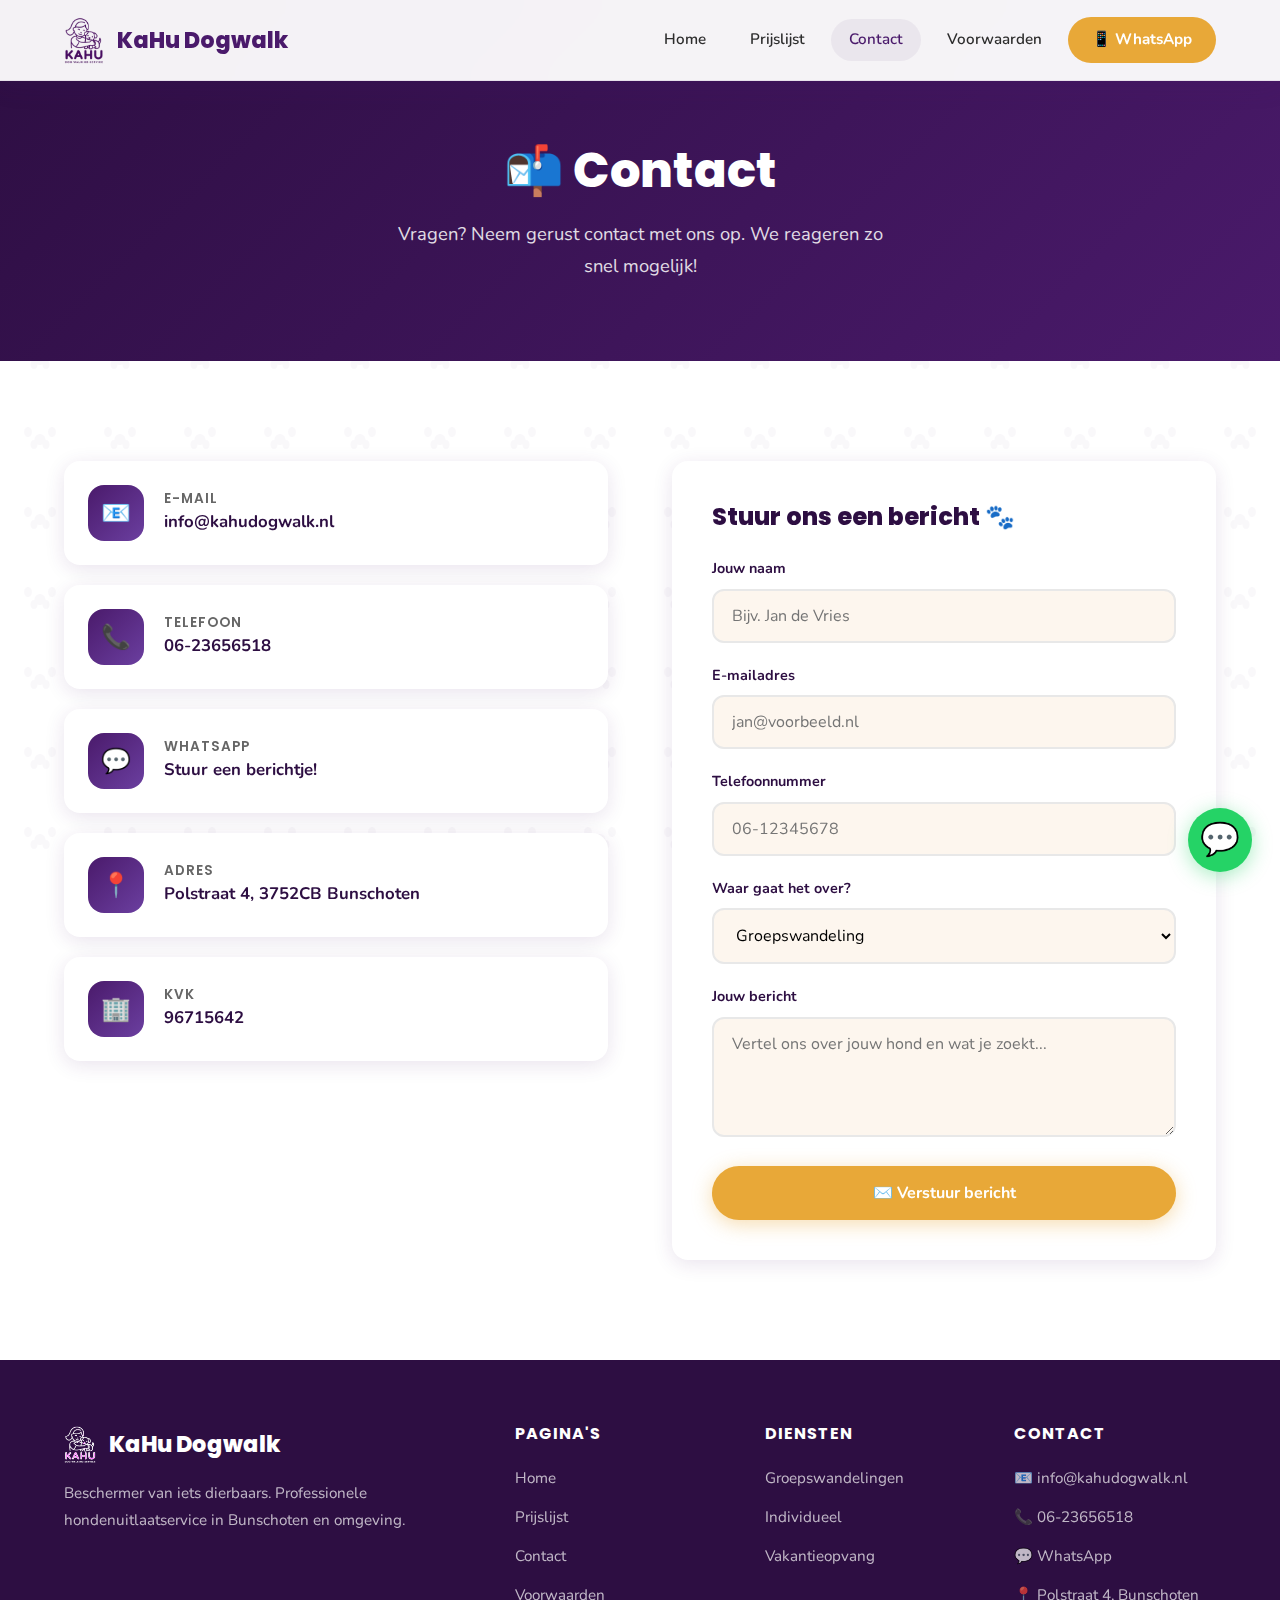
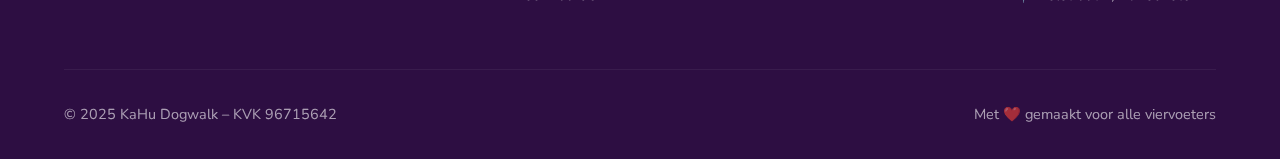
<file: contact.html>
<!DOCTYPE html>
<html lang="nl">
<head>
  <meta charset="UTF-8">
  <meta name="viewport" content="width=device-width, initial-scale=1.0">
  <title>Contact – KaHu Dogwalk</title>
  <link rel="stylesheet" href="style.css">
  <link rel="icon" href="images/logo.png">
</head>
<body>
<div class="paw-bg"></div>

<nav class="navbar scrolled" id="navbar">
  <div class="container">
    <a href="index.html" class="nav-logo">
      <img src="images/logo.png" alt="Logo">
      <span>KaHu Dogwalk</span>
    </a>
    <div class="nav-links" id="navLinks">
      <a href="index.html">Home</a>
      <a href="prijslijst.html">Prijslijst</a>
      <a href="contact.html" class="active">Contact</a>
      <a href="voorwaarden.html">Voorwaarden</a>
      <a href="https://wa.me/31623656518" class="btn-nav" target="_blank">📱 WhatsApp</a>
    </div>
    <div class="hamburger" id="hamburger" onclick="toggleMenu()"><span></span><span></span><span></span></div>
  </div>
</nav>

<section class="page-hero">
  <div class="container">
    <h1>📬 Contact</h1>
    <p>Vragen? Neem gerust contact met ons op. We reageren zo snel mogelijk!</p>
  </div>
</section>

<section class="section-padding">
  <div class="container">
    <div class="contact-grid">
      <div class="contact-info-cards reveal-left">
        <div class="contact-card">
          <div class="contact-card-icon">📧</div>
          <div><h4>E-mail</h4><p><a href="mailto:info@kahudogwalk.nl">info@kahudogwalk.nl</a></p></div>
        </div>
        <div class="contact-card">
          <div class="contact-card-icon">📞</div>
          <div><h4>Telefoon</h4><p><a href="tel:0623656518">06-23656518</a></p></div>
        </div>
        <div class="contact-card">
          <div class="contact-card-icon">💬</div>
          <div><h4>WhatsApp</h4><p><a href="https://wa.me/31623656518" target="_blank">Stuur een berichtje!</a></p></div>
        </div>
        <div class="contact-card">
          <div class="contact-card-icon">📍</div>
          <div><h4>Adres</h4><p>Polstraat 4, 3752CB Bunschoten</p></div>
        </div>
        <div class="contact-card">
          <div class="contact-card-icon">🏢</div>
          <div><h4>KVK</h4><p>96715642</p></div>
        </div>
      </div>
      <div class="contact-form reveal-right">
        <h3>Stuur ons een bericht 🐾</h3>
        <form action="https://formsubmit.co/info@kahudogwalk.nl" method="POST">
          <input type="hidden" name="_subject" value="Nieuw bericht via website">
          <input type="hidden" name="_captcha" value="false">
          <input type="hidden" name="_next" value="https://kahudogwalk.nl">
          <div class="form-group">
            <label>Jouw naam</label>
            <input type="text" name="name" required placeholder="Bijv. Jan de Vries">
          </div>
          <div class="form-group">
            <label>E-mailadres</label>
            <input type="email" name="email" required placeholder="jan@voorbeeld.nl">
          </div>
          <div class="form-group">
            <label>Telefoonnummer</label>
            <input type="tel" name="phone" placeholder="06-12345678">
          </div>
          <div class="form-group">
            <label>Waar gaat het over?</label>
            <select name="subject">
              <option value="Groepswandeling">Groepswandeling</option>
              <option value="Individuele wandeling">Individuele wandeling</option>
              <option value="Vakantieopvang">Vakantieopvang</option>
              <option value="Overig">Overig</option>
            </select>
          </div>
          <div class="form-group">
            <label>Jouw bericht</label>
            <textarea name="message" required placeholder="Vertel ons over jouw hond en wat je zoekt..."></textarea>
          </div>
          <button type="submit" class="btn btn-primary" style="width:100%;justify-content:center;border:none;cursor:pointer;">✉️ Verstuur bericht</button>
        </form>
      </div>
    </div>
  </div>
</section>

<footer class="footer">
  <div class="container">
    <div class="footer-grid">
      <div class="footer-brand">
        <a href="index.html" class="nav-logo" style="margin-bottom:8px;"><img src="images/logo.png" alt="KaHu" style="height:40px;filter:brightness(10);"><span style="color:white;">KaHu Dogwalk</span></a>
        <p>Beschermer van iets dierbaars. Professionele hondenuitlaatservice in Bunschoten en omgeving.</p>
      </div>
      <div><h4>Pagina's</h4><ul class="footer-links"><li><a href="index.html">Home</a></li><li><a href="prijslijst.html">Prijslijst</a></li><li><a href="contact.html">Contact</a></li><li><a href="voorwaarden.html">Voorwaarden</a></li></ul></div>
      <div><h4>Diensten</h4><ul class="footer-links"><li><a href="prijslijst.html">Groepswandelingen</a></li><li><a href="prijslijst.html">Individueel</a></li><li><a href="prijslijst.html">Vakantieopvang</a></li></ul></div>
      <div><h4>Contact</h4><ul class="footer-links"><li><a href="mailto:info@kahudogwalk.nl">📧 info@kahudogwalk.nl</a></li><li><a href="tel:0623656518">📞 06-23656518</a></li><li><a href="https://wa.me/31623656518" target="_blank">💬 WhatsApp</a></li><li><a>📍 Polstraat 4, Bunschoten</a></li></ul></div>
    </div>
    <div class="footer-bottom"><span>© 2025 KaHu Dogwalk – KVK 96715642</span><span>Met ❤️ gemaakt voor alle viervoeters</span></div>
  </div>
</footer>

<a href="https://wa.me/31623656518" class="whatsapp-float" target="_blank" title="Chat op WhatsApp">💬</a>

<script>
function toggleMenu(){document.getElementById('hamburger').classList.toggle('active');document.getElementById('navLinks').classList.toggle('open');}
document.querySelectorAll('.nav-links a').forEach(a=>a.addEventListener('click',()=>{document.getElementById('hamburger').classList.remove('active');document.getElementById('navLinks').classList.remove('open');}));
const observer=new IntersectionObserver(e=>{e.forEach(el=>{if(el.isIntersecting)el.target.classList.add('visible');});},{threshold:0.1,rootMargin:'0px 0px -50px 0px'});
document.querySelectorAll('.reveal,.reveal-left,.reveal-right').forEach(el=>observer.observe(el));
</script>
</body>
</html>
</file>
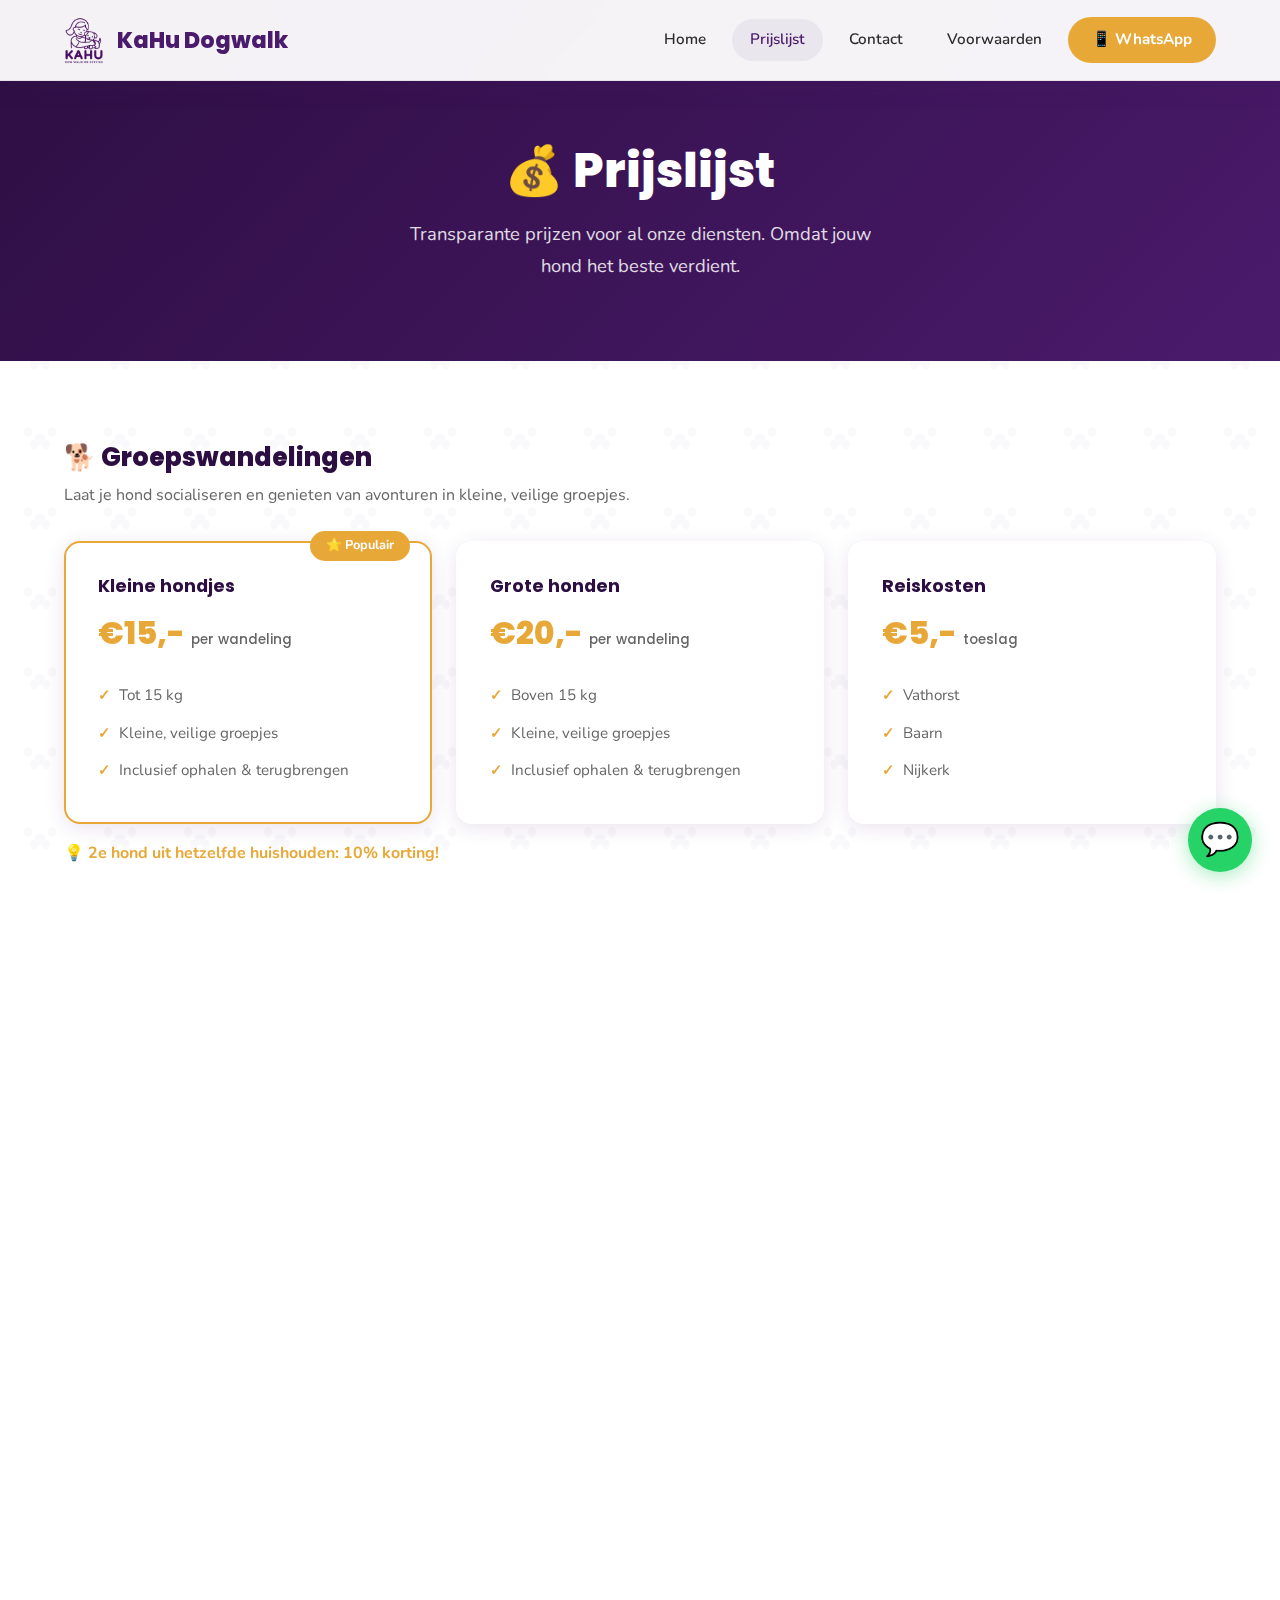
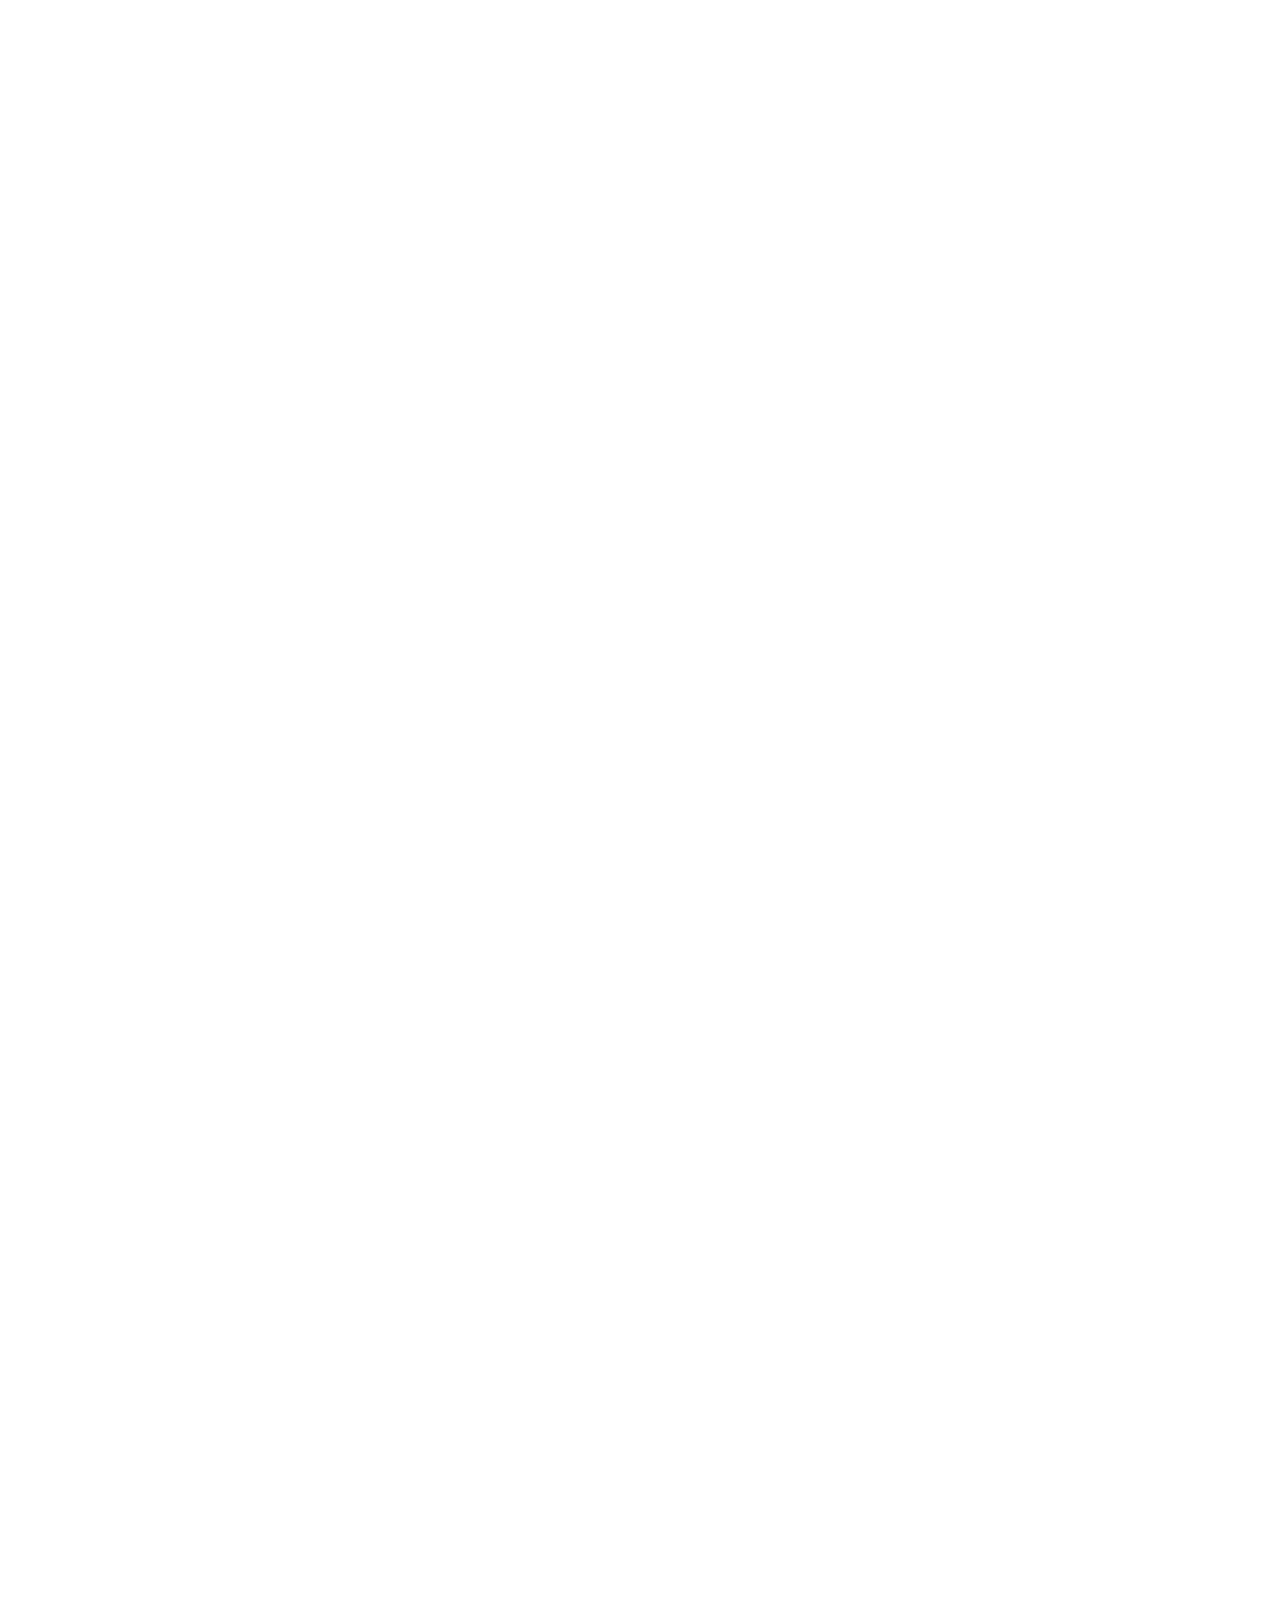
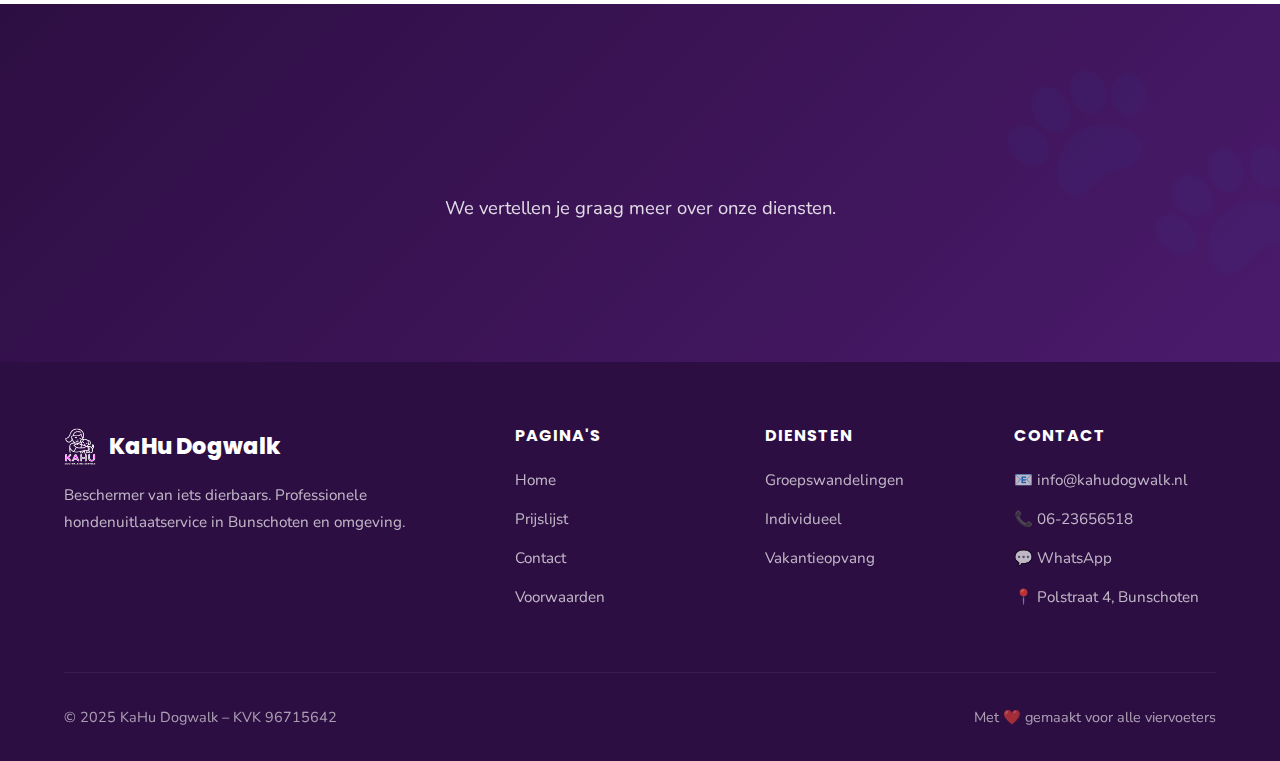
<file: prijslijst.html>
<!DOCTYPE html>
<html lang="nl">
<head>
  <meta charset="UTF-8">
  <meta name="viewport" content="width=device-width, initial-scale=1.0">
  <title>Prijslijst – KaHu Dogwalk</title>
  <link rel="stylesheet" href="style.css">
  <link rel="icon" href="images/logo.png">
</head>
<body>
<div class="paw-bg"></div>

<nav class="navbar scrolled" id="navbar">
  <div class="container">
    <a href="index.html" class="nav-logo">
      <img src="images/logo.png" alt="Kahu Dogwalk Logo">
      <span>KaHu Dogwalk</span>
    </a>
    <div class="nav-links" id="navLinks">
      <a href="index.html">Home</a>
      <a href="prijslijst.html" class="active">Prijslijst</a>
      <a href="contact.html">Contact</a>
      <a href="voorwaarden.html">Voorwaarden</a>
      <a href="https://wa.me/31623656518" class="btn-nav" target="_blank">📱 WhatsApp</a>
    </div>
    <div class="hamburger" id="hamburger" onclick="toggleMenu()"><span></span><span></span><span></span></div>
  </div>
</nav>

<section class="page-hero">
  <div class="container">
    <h1>💰 Prijslijst</h1>
    <p>Transparante prijzen voor al onze diensten. Omdat jouw hond het beste verdient.</p>
  </div>
</section>

<section class="pricing-section">
  <div class="container">

    <!-- Groepswandelingen -->
    <div class="pricing-category reveal">
      <h3>🐕 Groepswandelingen</h3>
      <p>Laat je hond socialiseren en genieten van avonturen in kleine, veilige groepjes.</p>
      <div class="pricing-cards">
        <div class="price-card popular">
          <h4>Kleine hondjes</h4>
          <div class="price">€15,- <small>per wandeling</small></div>
          <ul>
            <li>Tot 15 kg</li>
            <li>Kleine, veilige groepjes</li>
            <li>Inclusief ophalen & terugbrengen</li>
          </ul>
        </div>
        <div class="price-card">
          <h4>Grote honden</h4>
          <div class="price">€20,- <small>per wandeling</small></div>
          <ul>
            <li>Boven 15 kg</li>
            <li>Kleine, veilige groepjes</li>
            <li>Inclusief ophalen & terugbrengen</li>
          </ul>
        </div>
        <div class="price-card">
          <h4>Reiskosten</h4>
          <div class="price">€5,- <small>toeslag</small></div>
          <ul>
            <li>Vathorst</li>
            <li>Baarn</li>
            <li>Nijkerk</li>
          </ul>
        </div>
      </div>
      <p style="margin-top:16px;color:var(--green);font-weight:700;">💡 2e hond uit hetzelfde huishouden: 10% korting!</p>
    </div>

    <!-- Individueel -->
    <div class="pricing-category reveal">
      <h3>🚶 Individuele Wandelingen</h3>
      <p>Speciaal voor honden die liever alleen of met één maatje wandelen.</p>
      <div class="pricing-cards">
        <div class="price-card popular">
          <h4>Individuele wandeling</h4>
          <div class="price">€30,- <small>per half uur</small></div>
          <ul>
            <li>Maximaal 2 honden</li>
            <li>Persoonlijke aandacht</li>
            <li>Op maat gemaakt</li>
          </ul>
        </div>
      </div>
    </div>

    <!-- Vakantieopvang -->
    <div class="pricing-category reveal">
      <h3>🏠 Vakantieopvang</h3>
      <p>Jouw hond thuis laten voelen met liefde en structuur.</p>
      <div class="pricing-cards">
        <div class="price-card">
          <h4>6-uurs opvang – klein</h4>
          <div class="price">€30,- <small>per dag</small></div>
          <ul><li>Tot 15 kg</li><li>6 uur opvang</li><li>Inclusief wandeling</li></ul>
        </div>
        <div class="price-card">
          <h4>6-uurs opvang – groot</h4>
          <div class="price">€45,- <small>per dag</small></div>
          <ul><li>Boven 15 kg</li><li>6 uur opvang</li><li>Inclusief wandeling</li></ul>
        </div>
        <div class="price-card popular">
          <h4>24-uurs opvang – klein</h4>
          <div class="price">€45,- <small>per dag</small></div>
          <ul><li>Tot 15 kg</li><li>24 uur opvang</li><li>Inclusief wandelingen & maaltijden</li></ul>
        </div>
        <div class="price-card">
          <h4>24-uurs opvang – groot</h4>
          <div class="price">€80,- <small>per dag</small></div>
          <ul><li>Boven 15 kg</li><li>24 uur opvang</li><li>Inclusief wandelingen & maaltijden</li></ul>
        </div>
      </div>
      <p style="margin-top:16px;color:var(--green);font-weight:700;">💡 7+ dagen aaneengesloten: 10% korting!</p>
    </div>

    <!-- 10-rittenkaarten -->
    <div class="pricing-category reveal">
      <h3>🎫 10-Rittenkaarten</h3>
      <p>Bespaar met een voordeelkaart!</p>
      <div class="pricing-cards">
        <div class="price-card popular">
          <h4>Kleine hondjes</h4>
          <div class="price">€135,- <small>10 ritten</small></div>
          <ul><li>€13,50 per wandeling</li><li>10% besparing</li><li>6 maanden geldig</li></ul>
        </div>
        <div class="price-card">
          <h4>Grote honden</h4>
          <div class="price">€180,- <small>10 ritten</small></div>
          <ul><li>€18,- per wandeling</li><li>10% besparing</li><li>6 maanden geldig</li></ul>
        </div>
        <div class="price-card">
          <h4>Meerprijs reiskosten</h4>
          <div class="price">€50,- <small>10 ritten</small></div>
          <ul><li>Vathorst / Baarn / Nijkerk</li><li>€5,- per rit besparing</li></ul>
        </div>
      </div>
    </div>

    <!-- Extra's -->
    <div class="pricing-category reveal">
      <h3>✨ Extra's & Toeslagen</h3>
      <table class="extras-table">
        <thead>
          <tr><th>Extra</th><th>Prijs</th></tr>
        </thead>
        <tbody>
          <tr><td>Feest/weekend/flex toeslag wandeling</td><td><strong>€5,-</strong></td></tr>
          <tr><td>Feest/weekend/flex toeslag opvang</td><td><strong>€10,-</strong></td></tr>
          <tr><td>Medicijnen toedienen</td><td><strong>€2,50</strong></td></tr>
          <tr><td>Verzorging na wandeling – kleine hond</td><td><strong>€17,50</strong></td></tr>
          <tr><td>Verzorging na wandeling – grote hond</td><td><strong>€25,-</strong></td></tr>
          <tr><td>Langharig toeslag verzorging</td><td><strong>+€5,-</strong></td></tr>
        </tbody>
      </table>
    </div>

  </div>
</section>

<!-- CTA -->
<section class="cta-section">
  <div class="container">
    <h2 class="reveal">Interesse? Neem contact op! 🐾</h2>
    <p class="reveal">We vertellen je graag meer over onze diensten.</p>
    <div class="cta-buttons reveal">
      <a href="https://wa.me/31623656518" class="btn btn-primary" target="_blank">💬 WhatsApp ons</a>
      <a href="contact.html" class="btn btn-outline">✉️ Contact</a>
    </div>
  </div>
</section>

<footer class="footer">
  <div class="container">
    <div class="footer-grid">
      <div class="footer-brand">
        <a href="index.html" class="nav-logo" style="margin-bottom:8px;">
          <img src="images/logo.png" alt="KaHu" style="height:40px;filter:brightness(10);">
          <span style="color:white;">KaHu Dogwalk</span>
        </a>
        <p>Beschermer van iets dierbaars. Professionele hondenuitlaatservice in Bunschoten en omgeving.</p>
      </div>
      <div><h4>Pagina's</h4><ul class="footer-links"><li><a href="index.html">Home</a></li><li><a href="prijslijst.html">Prijslijst</a></li><li><a href="contact.html">Contact</a></li><li><a href="voorwaarden.html">Voorwaarden</a></li></ul></div>
      <div><h4>Diensten</h4><ul class="footer-links"><li><a href="prijslijst.html">Groepswandelingen</a></li><li><a href="prijslijst.html">Individueel</a></li><li><a href="prijslijst.html">Vakantieopvang</a></li></ul></div>
      <div><h4>Contact</h4><ul class="footer-links"><li><a href="mailto:info@kahudogwalk.nl">📧 info@kahudogwalk.nl</a></li><li><a href="tel:0623656518">📞 06-23656518</a></li><li><a href="https://wa.me/31623656518" target="_blank">💬 WhatsApp</a></li><li><a>📍 Polstraat 4, Bunschoten</a></li></ul></div>
    </div>
    <div class="footer-bottom"><span>© 2025 KaHu Dogwalk – KVK 96715642</span><span>Met ❤️ gemaakt voor alle viervoeters</span></div>
  </div>
</footer>

<a href="https://wa.me/31623656518" class="whatsapp-float" target="_blank" title="Chat op WhatsApp">💬</a>

<script>
function toggleMenu(){document.getElementById('hamburger').classList.toggle('active');document.getElementById('navLinks').classList.toggle('open');}
document.querySelectorAll('.nav-links a').forEach(a=>a.addEventListener('click',()=>{document.getElementById('hamburger').classList.remove('active');document.getElementById('navLinks').classList.remove('open');}));
const observer=new IntersectionObserver(e=>{e.forEach(el=>{if(el.isIntersecting)el.target.classList.add('visible');});},{threshold:0.1,rootMargin:'0px 0px -50px 0px'});
document.querySelectorAll('.reveal,.reveal-left,.reveal-right').forEach(el=>observer.observe(el));
</script>
</body>
</html>
</file>
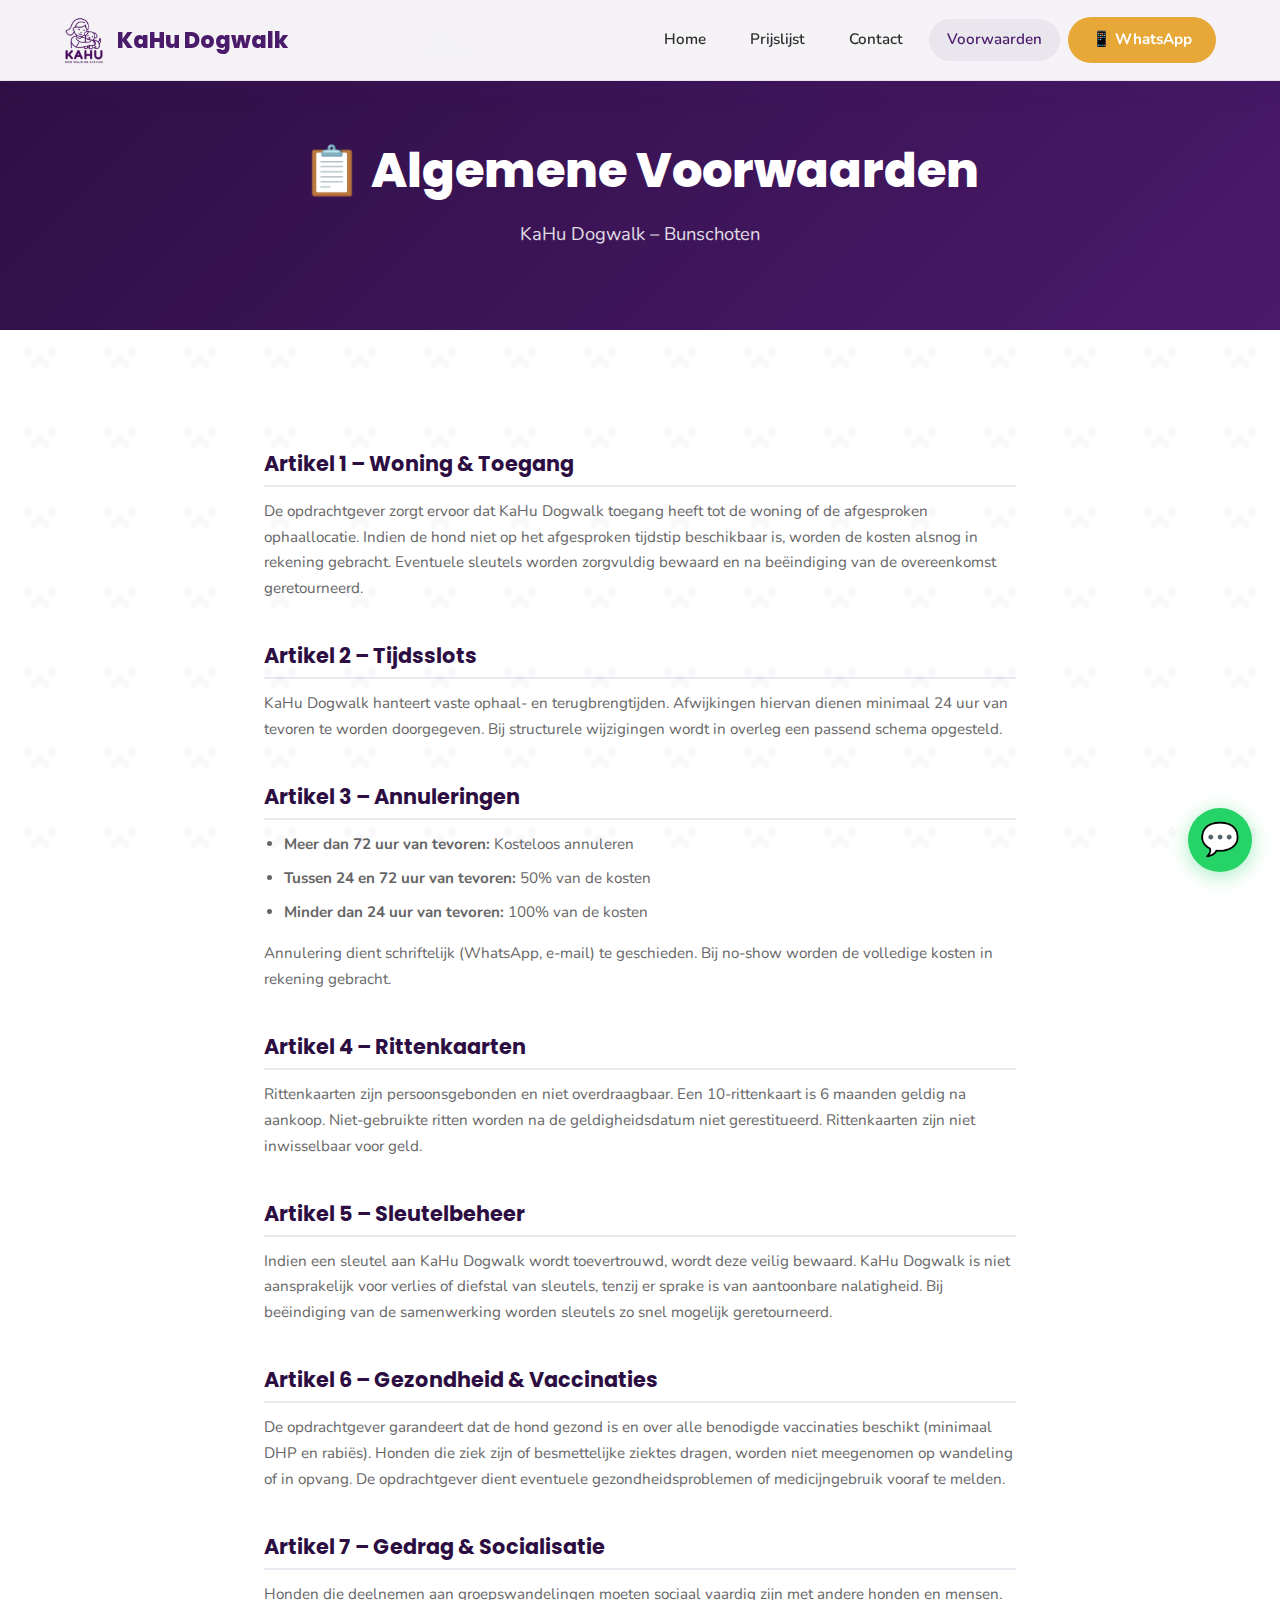
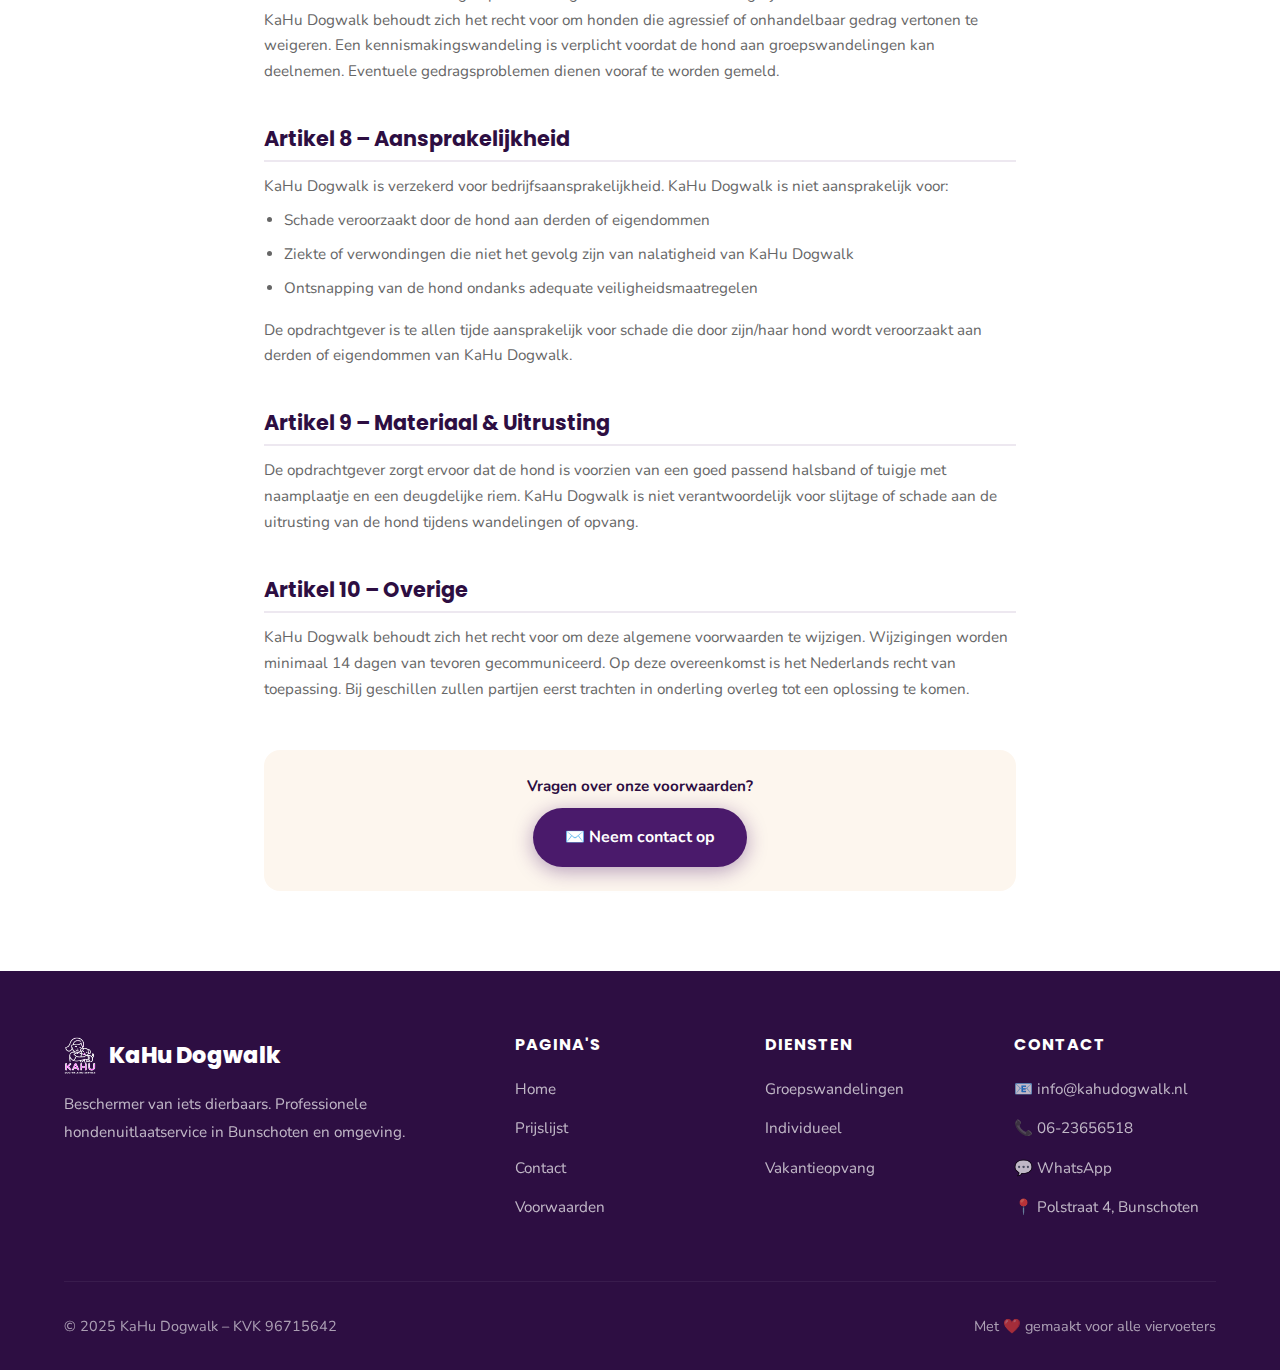
<file: voorwaarden.html>
<!DOCTYPE html>
<html lang="nl">
<head>
  <meta charset="UTF-8">
  <meta name="viewport" content="width=device-width, initial-scale=1.0">
  <title>Algemene Voorwaarden – KaHu Dogwalk</title>
  <link rel="stylesheet" href="style.css">
  <link rel="icon" href="images/logo.png">
</head>
<body>
<div class="paw-bg"></div>

<nav class="navbar scrolled" id="navbar">
  <div class="container">
    <a href="index.html" class="nav-logo">
      <img src="images/logo.png" alt="Logo">
      <span>KaHu Dogwalk</span>
    </a>
    <div class="nav-links" id="navLinks">
      <a href="index.html">Home</a>
      <a href="prijslijst.html">Prijslijst</a>
      <a href="contact.html">Contact</a>
      <a href="voorwaarden.html" class="active">Voorwaarden</a>
      <a href="https://wa.me/31623656518" class="btn-nav" target="_blank">📱 WhatsApp</a>
    </div>
    <div class="hamburger" id="hamburger" onclick="toggleMenu()"><span></span><span></span><span></span></div>
  </div>
</nav>

<section class="page-hero">
  <div class="container">
    <h1>📋 Algemene Voorwaarden</h1>
    <p>KaHu Dogwalk – Bunschoten</p>
  </div>
</section>

<div class="terms-content">

  <h3>Artikel 1 – Woning & Toegang</h3>
  <p>De opdrachtgever zorgt ervoor dat KaHu Dogwalk toegang heeft tot de woning of de afgesproken ophaallocatie. Indien de hond niet op het afgesproken tijdstip beschikbaar is, worden de kosten alsnog in rekening gebracht. Eventuele sleutels worden zorgvuldig bewaard en na beëindiging van de overeenkomst geretourneerd.</p>

  <h3>Artikel 2 – Tijdsslots</h3>
  <p>KaHu Dogwalk hanteert vaste ophaal- en terugbrengtijden. Afwijkingen hiervan dienen minimaal 24 uur van tevoren te worden doorgegeven. Bij structurele wijzigingen wordt in overleg een passend schema opgesteld.</p>

  <h3>Artikel 3 – Annuleringen</h3>
  <ul>
    <li><strong>Meer dan 72 uur van tevoren:</strong> Kosteloos annuleren</li>
    <li><strong>Tussen 24 en 72 uur van tevoren:</strong> 50% van de kosten</li>
    <li><strong>Minder dan 24 uur van tevoren:</strong> 100% van de kosten</li>
  </ul>
  <p>Annulering dient schriftelijk (WhatsApp, e-mail) te geschieden. Bij no-show worden de volledige kosten in rekening gebracht.</p>

  <h3>Artikel 4 – Rittenkaarten</h3>
  <p>Rittenkaarten zijn persoonsgebonden en niet overdraagbaar. Een 10-rittenkaart is 6 maanden geldig na aankoop. Niet-gebruikte ritten worden na de geldigheidsdatum niet gerestitueerd. Rittenkaarten zijn niet inwisselbaar voor geld.</p>

  <h3>Artikel 5 – Sleutelbeheer</h3>
  <p>Indien een sleutel aan KaHu Dogwalk wordt toevertrouwd, wordt deze veilig bewaard. KaHu Dogwalk is niet aansprakelijk voor verlies of diefstal van sleutels, tenzij er sprake is van aantoonbare nalatigheid. Bij beëindiging van de samenwerking worden sleutels zo snel mogelijk geretourneerd.</p>

  <h3>Artikel 6 – Gezondheid & Vaccinaties</h3>
  <p>De opdrachtgever garandeert dat de hond gezond is en over alle benodigde vaccinaties beschikt (minimaal DHP en rabiës). Honden die ziek zijn of besmettelijke ziektes dragen, worden niet meegenomen op wandeling of in opvang. De opdrachtgever dient eventuele gezondheidsproblemen of medicijngebruik vooraf te melden.</p>

  <h3>Artikel 7 – Gedrag & Socialisatie</h3>
  <p>Honden die deelnemen aan groepswandelingen moeten sociaal vaardig zijn met andere honden en mensen. KaHu Dogwalk behoudt zich het recht voor om honden die agressief of onhandelbaar gedrag vertonen te weigeren. Een kennismakingswandeling is verplicht voordat de hond aan groepswandelingen kan deelnemen. Eventuele gedragsproblemen dienen vooraf te worden gemeld.</p>

  <h3>Artikel 8 – Aansprakelijkheid</h3>
  <p>KaHu Dogwalk is verzekerd voor bedrijfsaansprakelijkheid. KaHu Dogwalk is niet aansprakelijk voor:</p>
  <ul>
    <li>Schade veroorzaakt door de hond aan derden of eigendommen</li>
    <li>Ziekte of verwondingen die niet het gevolg zijn van nalatigheid van KaHu Dogwalk</li>
    <li>Ontsnapping van de hond ondanks adequate veiligheidsmaatregelen</li>
  </ul>
  <p>De opdrachtgever is te allen tijde aansprakelijk voor schade die door zijn/haar hond wordt veroorzaakt aan derden of eigendommen van KaHu Dogwalk.</p>

  <h3>Artikel 9 – Materiaal & Uitrusting</h3>
  <p>De opdrachtgever zorgt ervoor dat de hond is voorzien van een goed passend halsband of tuigje met naamplaatje en een deugdelijke riem. KaHu Dogwalk is niet verantwoordelijk voor slijtage of schade aan de uitrusting van de hond tijdens wandelingen of opvang.</p>

  <h3>Artikel 10 – Overige</h3>
  <p>KaHu Dogwalk behoudt zich het recht voor om deze algemene voorwaarden te wijzigen. Wijzigingen worden minimaal 14 dagen van tevoren gecommuniceerd. Op deze overeenkomst is het Nederlands recht van toepassing. Bij geschillen zullen partijen eerst trachten in onderling overleg tot een oplossing te komen.</p>

  <div style="margin-top:48px;padding:24px;background:var(--cream);border-radius:var(--radius);text-align:center;">
    <p style="font-weight:700;color:var(--purple-dark);margin-bottom:8px;">Vragen over onze voorwaarden?</p>
    <a href="contact.html" class="btn btn-purple" style="display:inline-flex;">✉️ Neem contact op</a>
  </div>
</div>

<footer class="footer">
  <div class="container">
    <div class="footer-grid">
      <div class="footer-brand">
        <a href="index.html" class="nav-logo" style="margin-bottom:8px;"><img src="images/logo.png" alt="KaHu" style="height:40px;filter:brightness(10);"><span style="color:white;">KaHu Dogwalk</span></a>
        <p>Beschermer van iets dierbaars. Professionele hondenuitlaatservice in Bunschoten en omgeving.</p>
      </div>
      <div><h4>Pagina's</h4><ul class="footer-links"><li><a href="index.html">Home</a></li><li><a href="prijslijst.html">Prijslijst</a></li><li><a href="contact.html">Contact</a></li><li><a href="voorwaarden.html">Voorwaarden</a></li></ul></div>
      <div><h4>Diensten</h4><ul class="footer-links"><li><a href="prijslijst.html">Groepswandelingen</a></li><li><a href="prijslijst.html">Individueel</a></li><li><a href="prijslijst.html">Vakantieopvang</a></li></ul></div>
      <div><h4>Contact</h4><ul class="footer-links"><li><a href="mailto:info@kahudogwalk.nl">📧 info@kahudogwalk.nl</a></li><li><a href="tel:0623656518">📞 06-23656518</a></li><li><a href="https://wa.me/31623656518" target="_blank">💬 WhatsApp</a></li><li><a>📍 Polstraat 4, Bunschoten</a></li></ul></div>
    </div>
    <div class="footer-bottom"><span>© 2025 KaHu Dogwalk – KVK 96715642</span><span>Met ❤️ gemaakt voor alle viervoeters</span></div>
  </div>
</footer>

<a href="https://wa.me/31623656518" class="whatsapp-float" target="_blank" title="Chat op WhatsApp">💬</a>

<script>
function toggleMenu(){document.getElementById('hamburger').classList.toggle('active');document.getElementById('navLinks').classList.toggle('open');}
document.querySelectorAll('.nav-links a').forEach(a=>a.addEventListener('click',()=>{document.getElementById('hamburger').classList.remove('active');document.getElementById('navLinks').classList.remove('open');}));
</script>
</body>
</html>
</file>
<file: style.css>
/* ===== KAHU DOGWALK - Premium Redesign ===== */
@import url('https://fonts.googleapis.com/css2?family=Nunito:wght@400;600;700;800;900&family=Poppins:wght@300;400;500;600;700;800&display=swap');

:root {
  --purple: #4A1A6B;
  --purple-light: #6B3FA0;
  --purple-dark: #2D0E42;
  --green: #E8A838;
  --green-light: #F0C060;
  --green-dark: #D4922A;
  --warm: #FFF8F0;
  --cream: #FDF6EE;
  --gold: #FFB74D;
  --pink: #E91E63;
  --text: #2D2D2D;
  --text-light: #666;
  --white: #FFFFFF;
  --shadow: 0 4px 20px rgba(74,26,107,0.12);
  --shadow-lg: 0 12px 40px rgba(74,26,107,0.18);
  --radius: 16px;
  --transition: all 0.3s cubic-bezier(0.4, 0, 0.2, 1);
}

* { margin: 0; padding: 0; box-sizing: border-box; }
html { scroll-behavior: smooth; }
body {
  font-family: 'Nunito', sans-serif;
  color: var(--text);
  background: var(--white);
  overflow-x: hidden;
  line-height: 1.7;
}
h1,h2,h3,h4,h5,h6 { font-family: 'Poppins', sans-serif; line-height: 1.3; }
a { text-decoration: none; color: inherit; }
img { max-width: 100%; height: auto; }
.container { max-width: 1200px; margin: 0 auto; padding: 0 24px; }

/* ===== ANIMATED PAW PRINTS BACKGROUND ===== */
.paw-bg {
  position: fixed; top: 0; left: 0; width: 100%; height: 100%;
  pointer-events: none; z-index: 0; opacity: 0.03;
  background-image: url("data:image/svg+xml,%3Csvg xmlns='http://www.w3.org/2000/svg' width='80' height='80' viewBox='0 0 80 80'%3E%3Cpath d='M40 45c-3 0-5.5-2.5-5.5-5.5S37 34 40 34s5.5 2.5 5.5 5.5S43 45 40 45zm-12-8c-2.2 0-4-2.2-4-5s1.8-5 4-5 4 2.2 4 5-1.8 5-4 5zm24 0c-2.2 0-4-2.2-4-5s1.8-5 4-5 4 2.2 4 5-1.8 5-4 5zm-18 12c-2 0-3.5-2-3.5-4.5s1.5-4.5 3.5-4.5 3.5 2 3.5 4.5-1.5 4.5-3.5 4.5zm12 0c-2 0-3.5-2-3.5-4.5s1.5-4.5 3.5-4.5 3.5 2 3.5 4.5-1.5 4.5-3.5 4.5z' fill='%234A1A6B'/%3E%3C/svg%3E");
}

/* ===== NAVBAR ===== */
.navbar {
  position: fixed; top: 0; left: 0; width: 100%; z-index: 1000;
  background: rgba(255,255,255,0.95); backdrop-filter: blur(20px);
  border-bottom: 1px solid rgba(74,26,107,0.08);
  transition: var(--transition);
}
.navbar.scrolled { box-shadow: 0 2px 30px rgba(74,26,107,0.12); }
.navbar .container {
  display: flex; align-items: center; justify-content: space-between;
  height: 80px;
}
.nav-logo { display: flex; align-items: center; gap: 12px; }
.nav-logo img { height: 50px; width: auto; }
.nav-logo span {
  font-family: 'Poppins', sans-serif; font-weight: 800;
  font-size: 1.4rem; color: var(--purple);
}
.nav-links { display: flex; gap: 8px; align-items: center; }
.nav-links a {
  padding: 8px 18px; border-radius: 50px; font-weight: 600;
  font-size: 0.95rem; color: var(--text); transition: var(--transition);
  position: relative;
}
.nav-links a:hover, .nav-links a.active {
  color: var(--purple); background: rgba(74,26,107,0.06);
}
.nav-links .btn-nav {
  background: var(--green); color: white; padding: 10px 24px;
  font-weight: 700;
}
.nav-links .btn-nav:hover { background: var(--green-dark); transform: translateY(-2px); }

/* Hamburger */
.hamburger { display: none; flex-direction: column; gap: 5px; cursor: pointer; padding: 8px; z-index: 1001; }
.hamburger span { display: block; width: 28px; height: 3px; background: var(--purple); border-radius: 3px; transition: var(--transition); }
.hamburger.active span:nth-child(1) { transform: rotate(45deg) translate(5px, 6px); }
.hamburger.active span:nth-child(2) { opacity: 0; }
.hamburger.active span:nth-child(3) { transform: rotate(-45deg) translate(5px, -6px); }

/* ===== HERO ===== */
.hero {
  position: relative; min-height: 100vh; display: flex; align-items: center;
  overflow: hidden; background: var(--purple-dark);
}
.hero-bg {
  position: absolute; top: 0; left: 0; width: 100%; height: 100%;
  background-image: url('https://kahudogwalk.nl/wp-content/uploads/2025/06/rsz_ttm_8389_1.jpg');
  background-size: cover; background-position: center;
  transform: scale(1.1);
  transition: transform 0.5s ease;
}
.hero-overlay {
  position: absolute; top: 0; left: 0; width: 100%; height: 100%;
  background: linear-gradient(135deg, rgba(45,14,66,0.85) 0%, rgba(74,26,107,0.6) 50%, rgba(232,168,56,0.3) 100%);
}
.hero-content {
  position: relative; z-index: 2; color: white; padding: 120px 0 80px;
  max-width: 700px;
}
.hero-badge {
  display: inline-flex; align-items: center; gap: 8px;
  background: rgba(255,255,255,0.15); backdrop-filter: blur(10px);
  padding: 8px 20px; border-radius: 50px; font-size: 0.9rem;
  font-weight: 600; margin-bottom: 24px; border: 1px solid rgba(255,255,255,0.2);
}
.hero-badge .paw { font-size: 1.1rem; }
.hero h1 {
  font-size: 3.8rem; font-weight: 800; line-height: 1.15;
  margin-bottom: 20px;
}
.hero h1 .accent { color: var(--green-light); }
.hero p {
  font-size: 1.25rem; opacity: 0.9; margin-bottom: 36px;
  line-height: 1.8; max-width: 560px;
}
.hero-buttons { display: flex; gap: 16px; flex-wrap: wrap; }
.btn {
  display: inline-flex; align-items: center; gap: 8px;
  padding: 16px 32px; border-radius: 50px; font-weight: 700;
  font-size: 1rem; transition: var(--transition); cursor: pointer;
  border: none; font-family: 'Nunito', sans-serif;
}
.btn-primary {
  background: var(--green); color: white;
  box-shadow: 0 4px 20px rgba(232,168,56,0.4);
}
.btn-primary:hover { background: var(--green-dark); transform: translateY(-3px); box-shadow: 0 8px 30px rgba(232,168,56,0.5); }
.btn-outline {
  background: transparent; color: white;
  border: 2px solid rgba(255,255,255,0.4);
}
.btn-outline:hover { background: rgba(255,255,255,0.1); border-color: white; transform: translateY(-3px); }
.btn-purple { background: var(--purple); color: white; box-shadow: 0 4px 20px rgba(74,26,107,0.4); }
.btn-purple:hover { background: var(--purple-light); transform: translateY(-3px); }

/* Floating shapes */
.hero-shapes { position: absolute; top: 0; left: 0; width: 100%; height: 100%; z-index: 1; pointer-events: none; }
.float-shape {
  position: absolute; border-radius: 50%; opacity: 0.1;
  animation: float 6s ease-in-out infinite;
}
.float-shape:nth-child(1) { width: 300px; height: 300px; background: var(--green); top: 10%; right: -5%; animation-delay: 0s; }
.float-shape:nth-child(2) { width: 200px; height: 200px; background: var(--gold); bottom: 10%; right: 20%; animation-delay: 2s; }
.float-shape:nth-child(3) { width: 150px; height: 150px; background: white; top: 30%; right: 30%; animation-delay: 4s; }

@keyframes float {
  0%, 100% { transform: translateY(0) rotate(0deg); }
  50% { transform: translateY(-30px) rotate(5deg); }
}

/* ===== SECTIONS ===== */
section { position: relative; z-index: 1; }
.section-padding { padding: 100px 0; }
.section-header { text-align: center; margin-bottom: 64px; }
.section-header .label {
  display: inline-flex; align-items: center; gap: 8px;
  color: var(--purple); font-weight: 700; font-size: 0.9rem;
  text-transform: uppercase; letter-spacing: 2px; margin-bottom: 12px;
}
.section-header h2 { font-size: 2.8rem; font-weight: 800; color: var(--purple-dark); }
.section-header p { font-size: 1.15rem; color: var(--text-light); max-width: 600px; margin: 16px auto 0; }

/* ===== ABOUT ===== */
.about { background: var(--warm); }
.about-grid { display: grid; grid-template-columns: 1fr 1fr; gap: 80px; align-items: center; }
.about-image { position: relative; }
.about-image img {
  border-radius: 24px; box-shadow: var(--shadow-lg);
  width: 100%; object-fit: cover; max-height: 550px;
}
.about-image .badge {
  position: absolute; bottom: -20px; right: -20px;
  background: var(--green); color: white; padding: 20px 28px;
  border-radius: 20px; font-weight: 800; font-size: 1.2rem;
  box-shadow: 0 8px 30px rgba(232,168,56,0.4);
  display: flex; flex-direction: column; align-items: center;
}
.about-image .badge small { font-size: 0.75rem; font-weight: 600; opacity: 0.9; }
.about-text h2 { font-size: 2.5rem; font-weight: 800; color: var(--purple-dark); margin-bottom: 20px; }
.about-text .meaning {
  display: inline-block; background: linear-gradient(135deg, var(--purple), var(--purple-light));
  color: white; padding: 8px 20px; border-radius: 50px;
  font-weight: 700; font-size: 0.9rem; margin-bottom: 20px;
}
.about-text p { color: var(--text-light); font-size: 1.05rem; margin-bottom: 16px; }
.about-features { display: grid; grid-template-columns: 1fr 1fr; gap: 16px; margin-top: 32px; }
.about-feature {
  display: flex; align-items: center; gap: 12px;
  padding: 14px 18px; background: white; border-radius: 12px;
  box-shadow: 0 2px 10px rgba(0,0,0,0.05); font-weight: 600; font-size: 0.95rem;
}
.about-feature .icon { font-size: 1.4rem; }

/* ===== SERVICES ===== */
.services-grid { display: grid; grid-template-columns: repeat(3, 1fr); gap: 32px; }
.service-card {
  background: white; border-radius: var(--radius); padding: 40px 32px;
  text-align: center; box-shadow: var(--shadow);
  transition: var(--transition); position: relative; overflow: hidden;
  border: 2px solid transparent;
}
.service-card::before {
  content: ''; position: absolute; top: 0; left: 0; width: 100%; height: 4px;
  background: linear-gradient(90deg, var(--purple), var(--green));
  transform: scaleX(0); transition: var(--transition); transform-origin: left;
}
.service-card:hover { transform: translateY(-8px); box-shadow: var(--shadow-lg); border-color: rgba(74,26,107,0.1); }
.service-card:hover::before { transform: scaleX(1); }
.service-icon {
  width: 80px; height: 80px; margin: 0 auto 24px;
  background: linear-gradient(135deg, rgba(74,26,107,0.08), rgba(232,168,56,0.08));
  border-radius: 20px; display: flex; align-items: center; justify-content: center;
  font-size: 2.5rem; transition: var(--transition);
}
.service-card:hover .service-icon { transform: scale(1.1) rotate(5deg); }
.service-card h3 { font-size: 1.3rem; font-weight: 700; color: var(--purple-dark); margin-bottom: 12px; }
.service-card p { color: var(--text-light); font-size: 0.95rem; margin-bottom: 20px; }
.service-price {
  font-family: 'Poppins', sans-serif; font-size: 1.8rem; font-weight: 800;
  color: var(--green); margin-bottom: 8px;
}
.service-price small { font-size: 0.8rem; font-weight: 500; color: var(--text-light); }
.service-card .btn { width: 100%; justify-content: center; margin-top: 16px; padding: 12px 24px; }

/* ===== PRICING PAGE ===== */
.page-hero {
  background: linear-gradient(135deg, var(--purple-dark), var(--purple));
  padding: 140px 0 80px; text-align: center; color: white;
}
.page-hero h1 { font-size: 3rem; font-weight: 800; margin-bottom: 16px; }
.page-hero p { font-size: 1.15rem; opacity: 0.85; max-width: 500px; margin: 0 auto; }

.pricing-section { padding: 80px 0; }
.pricing-category { margin-bottom: 64px; }
.pricing-category h3 {
  font-size: 1.6rem; font-weight: 800; color: var(--purple-dark);
  margin-bottom: 8px; display: flex; align-items: center; gap: 12px;
}
.pricing-category > p { color: var(--text-light); margin-bottom: 32px; }
.pricing-cards { display: grid; grid-template-columns: repeat(auto-fit, minmax(280px, 1fr)); gap: 24px; }
.price-card {
  background: white; border-radius: var(--radius); padding: 32px;
  box-shadow: var(--shadow); transition: var(--transition);
  position: relative; border: 2px solid transparent;
}
.price-card:hover { transform: translateY(-4px); box-shadow: var(--shadow-lg); border-color: var(--purple-light); }
.price-card.popular { border-color: var(--green); }
.price-card.popular::after {
  content: '⭐ Populair'; position: absolute; top: -12px; right: 20px;
  background: var(--green); color: white; padding: 4px 16px;
  border-radius: 50px; font-size: 0.8rem; font-weight: 700;
}
.price-card h4 { font-size: 1.1rem; font-weight: 700; color: var(--purple-dark); margin-bottom: 8px; }
.price-card .price {
  font-family: 'Poppins', sans-serif; font-size: 2rem; font-weight: 800; color: var(--green);
}
.price-card .price small { font-size: 0.85rem; color: var(--text-light); font-weight: 500; }
.price-card ul { list-style: none; margin-top: 16px; }
.price-card ul li {
  padding: 6px 0; color: var(--text-light); font-size: 0.95rem;
  display: flex; align-items: center; gap: 8px;
}
.price-card ul li::before { content: '✓'; color: var(--green); font-weight: 800; }

/* Extras table */
.extras-table {
  width: 100%; border-collapse: separate; border-spacing: 0;
  background: white; border-radius: var(--radius); overflow: hidden;
  box-shadow: var(--shadow);
}
.extras-table th {
  background: var(--purple); color: white; padding: 16px 24px;
  text-align: left; font-weight: 700;
}
.extras-table td { padding: 14px 24px; border-bottom: 1px solid #f0f0f0; }
.extras-table tr:last-child td { border-bottom: none; }
.extras-table tr:hover td { background: rgba(74,26,107,0.02); }

/* ===== TESTIMONIALS ===== */
.testimonials { background: var(--warm); }
.testimonials-grid { display: grid; grid-template-columns: repeat(3, 1fr); gap: 32px; }
.testimonial-card {
  background: white; border-radius: var(--radius); padding: 36px;
  box-shadow: var(--shadow); transition: var(--transition);
}
.testimonial-card:hover { transform: translateY(-4px); box-shadow: var(--shadow-lg); }
.testimonial-stars { color: var(--gold); font-size: 1.2rem; margin-bottom: 16px; }
.testimonial-card p { color: var(--text-light); font-style: italic; margin-bottom: 20px; font-size: 0.95rem; }
.testimonial-author { display: flex; align-items: center; gap: 12px; }
.testimonial-avatar {
  width: 48px; height: 48px; border-radius: 50%;
  background: linear-gradient(135deg, var(--purple-light), var(--green));
  display: flex; align-items: center; justify-content: center;
  color: white; font-weight: 800; font-size: 1.1rem;
}
.testimonial-name { font-weight: 700; font-size: 0.95rem; }
.testimonial-pet { color: var(--text-light); font-size: 0.85rem; }

/* ===== CTA SECTION ===== */
.cta-section {
  background: linear-gradient(135deg, var(--purple-dark), var(--purple));
  padding: 80px 0; text-align: center; color: white;
  position: relative; overflow: hidden;
}
.cta-section::before {
  content: '🐾'; position: absolute; font-size: 15rem; opacity: 0.05;
  top: -40px; right: -20px; transform: rotate(-15deg);
}
.cta-section h2 { font-size: 2.5rem; font-weight: 800; margin-bottom: 16px; }
.cta-section p { font-size: 1.15rem; opacity: 0.85; margin-bottom: 36px; max-width: 500px; margin-left: auto; margin-right: auto; }
.cta-buttons { display: flex; gap: 16px; justify-content: center; flex-wrap: wrap; }

/* ===== CONTACT ===== */
.contact-grid { display: grid; grid-template-columns: 1fr 1fr; gap: 64px; }
.contact-info-cards { display: flex; flex-direction: column; gap: 20px; }
.contact-card {
  display: flex; align-items: center; gap: 20px; padding: 24px;
  background: white; border-radius: var(--radius); box-shadow: var(--shadow);
  transition: var(--transition);
}
.contact-card:hover { transform: translateX(8px); box-shadow: var(--shadow-lg); }
.contact-card-icon {
  width: 56px; height: 56px; border-radius: 16px;
  background: linear-gradient(135deg, var(--purple), var(--purple-light));
  display: flex; align-items: center; justify-content: center;
  font-size: 1.5rem; flex-shrink: 0;
}
.contact-card h4 { font-size: 0.85rem; color: var(--text-light); font-weight: 600; text-transform: uppercase; letter-spacing: 1px; }
.contact-card p { font-weight: 700; color: var(--purple-dark); font-size: 1.05rem; }

.contact-form {
  background: white; border-radius: var(--radius); padding: 40px;
  box-shadow: var(--shadow);
}
.contact-form h3 { font-size: 1.5rem; font-weight: 800; color: var(--purple-dark); margin-bottom: 24px; }
.form-group { margin-bottom: 20px; }
.form-group label { display: block; font-weight: 700; font-size: 0.9rem; color: var(--purple-dark); margin-bottom: 8px; }
.form-group input, .form-group textarea, .form-group select {
  width: 100%; padding: 14px 18px; border: 2px solid #e8e8e8;
  border-radius: 12px; font-family: 'Nunito', sans-serif;
  font-size: 1rem; transition: var(--transition); background: var(--cream);
}
.form-group input:focus, .form-group textarea:focus, .form-group select:focus {
  outline: none; border-color: var(--purple-light);
  box-shadow: 0 0 0 4px rgba(74,26,107,0.08);
}
.form-group textarea { resize: vertical; min-height: 120px; }

/* ===== TERMS ===== */
.terms-content {
  max-width: 800px; margin: 0 auto; padding: 80px 24px;
}
.terms-content h3 {
  font-size: 1.3rem; font-weight: 700; color: var(--purple-dark);
  margin: 40px 0 12px; padding-bottom: 8px;
  border-bottom: 2px solid rgba(74,26,107,0.1);
}
.terms-content p, .terms-content li {
  color: var(--text-light); font-size: 0.95rem; margin-bottom: 8px;
}
.terms-content ul { padding-left: 20px; margin-bottom: 16px; }

/* ===== FOOTER ===== */
.footer {
  background: var(--purple-dark); color: white; padding: 64px 0 32px;
}
.footer-grid { display: grid; grid-template-columns: 2fr 1fr 1fr 1fr; gap: 48px; margin-bottom: 48px; }
.footer-brand p { opacity: 0.7; margin-top: 16px; font-size: 0.95rem; line-height: 1.8; }
.footer h4 { font-size: 1rem; font-weight: 700; margin-bottom: 20px; text-transform: uppercase; letter-spacing: 1px; }
.footer-links { list-style: none; }
.footer-links li { margin-bottom: 12px; }
.footer-links a { opacity: 0.7; transition: var(--transition); font-size: 0.95rem; }
.footer-links a:hover { opacity: 1; color: var(--green-light); }
.footer-bottom {
  border-top: 1px solid rgba(255,255,255,0.1); padding-top: 32px;
  display: flex; justify-content: space-between; align-items: center;
  opacity: 0.6; font-size: 0.9rem;
}

/* ===== WHATSAPP FLOAT ===== */
.whatsapp-float {
  position: fixed; bottom: 28px; right: 28px; z-index: 999;
  width: 64px; height: 64px; border-radius: 50%;
  background: #25D366; color: white; font-size: 2rem;
  display: flex; align-items: center; justify-content: center;
  box-shadow: 0 4px 20px rgba(37,211,102,0.4);
  transition: var(--transition); cursor: pointer;
  animation: pulse-wa 2s infinite;
}
.whatsapp-float:hover { transform: scale(1.1); box-shadow: 0 8px 30px rgba(37,211,102,0.6); }

@keyframes pulse-wa {
  0%, 100% { box-shadow: 0 4px 20px rgba(37,211,102,0.4); }
  50% { box-shadow: 0 4px 30px rgba(37,211,102,0.6), 0 0 0 12px rgba(37,211,102,0.1); }
}

/* ===== SCROLL ANIMATIONS ===== */
.reveal {
  opacity: 0; transform: translateY(40px);
  transition: opacity 0.8s cubic-bezier(0.4, 0, 0.2, 1), transform 0.8s cubic-bezier(0.4, 0, 0.2, 1);
}
.reveal.visible { opacity: 1; transform: translateY(0); }
.reveal-left { opacity: 0; transform: translateX(-40px); transition: opacity 0.8s ease, transform 0.8s ease; }
.reveal-right { opacity: 0; transform: translateX(40px); transition: opacity 0.8s ease, transform 0.8s ease; }
.reveal-left.visible, .reveal-right.visible { opacity: 1; transform: translateX(0); }

/* ===== DOG WALK ANIMATION (decorative) ===== */
.dog-walk-strip {
  overflow: hidden; background: var(--cream); padding: 20px 0;
  border-top: 2px solid rgba(74,26,107,0.05);
  border-bottom: 2px solid rgba(74,26,107,0.05);
}
.dog-walk-inner {
  display: flex; gap: 60px; animation: scroll-strip 20s linear infinite;
  white-space: nowrap;
}
.dog-walk-inner span {
  font-size: 1.1rem; font-weight: 700; color: var(--purple-light); opacity: 0.5;
  display: flex; align-items: center; gap: 12px;
}
@keyframes scroll-strip {
  0% { transform: translateX(0); }
  100% { transform: translateX(-50%); }
}

/* ===== MOBILE ===== */
@media (max-width: 968px) {
  .nav-links { 
    display: none; position: fixed; top: 0; left: 0; width: 100%; height: 100vh;
    background: rgba(255,255,255,0.98); backdrop-filter: blur(20px);
    flex-direction: column; align-items: center; justify-content: center;
    gap: 16px;
  }
  .nav-links.open { display: flex; }
  .hamburger { display: flex; }
  .hero h1 { font-size: 2.5rem; }
  .hero-content { padding: 120px 0 60px; }
  .about-grid { grid-template-columns: 1fr; gap: 40px; }
  .services-grid { grid-template-columns: 1fr; }
  .testimonials-grid { grid-template-columns: 1fr; }
  .contact-grid { grid-template-columns: 1fr; }
  .footer-grid { grid-template-columns: 1fr 1fr; }
  .section-header h2 { font-size: 2rem; }
  .pricing-cards { grid-template-columns: 1fr; }
  .footer-bottom { flex-direction: column; gap: 12px; text-align: center; }
}
@media (max-width: 640px) {
  .hero h1 { font-size: 2rem; }
  .hero p { font-size: 1.05rem; }
  .hero-buttons { flex-direction: column; }
  .btn { width: 100%; justify-content: center; }
  .about-features { grid-template-columns: 1fr; }
  .footer-grid { grid-template-columns: 1fr; }
  .navbar .container { height: 70px; }
  .nav-logo span { font-size: 1.1rem; }
}
</file>
